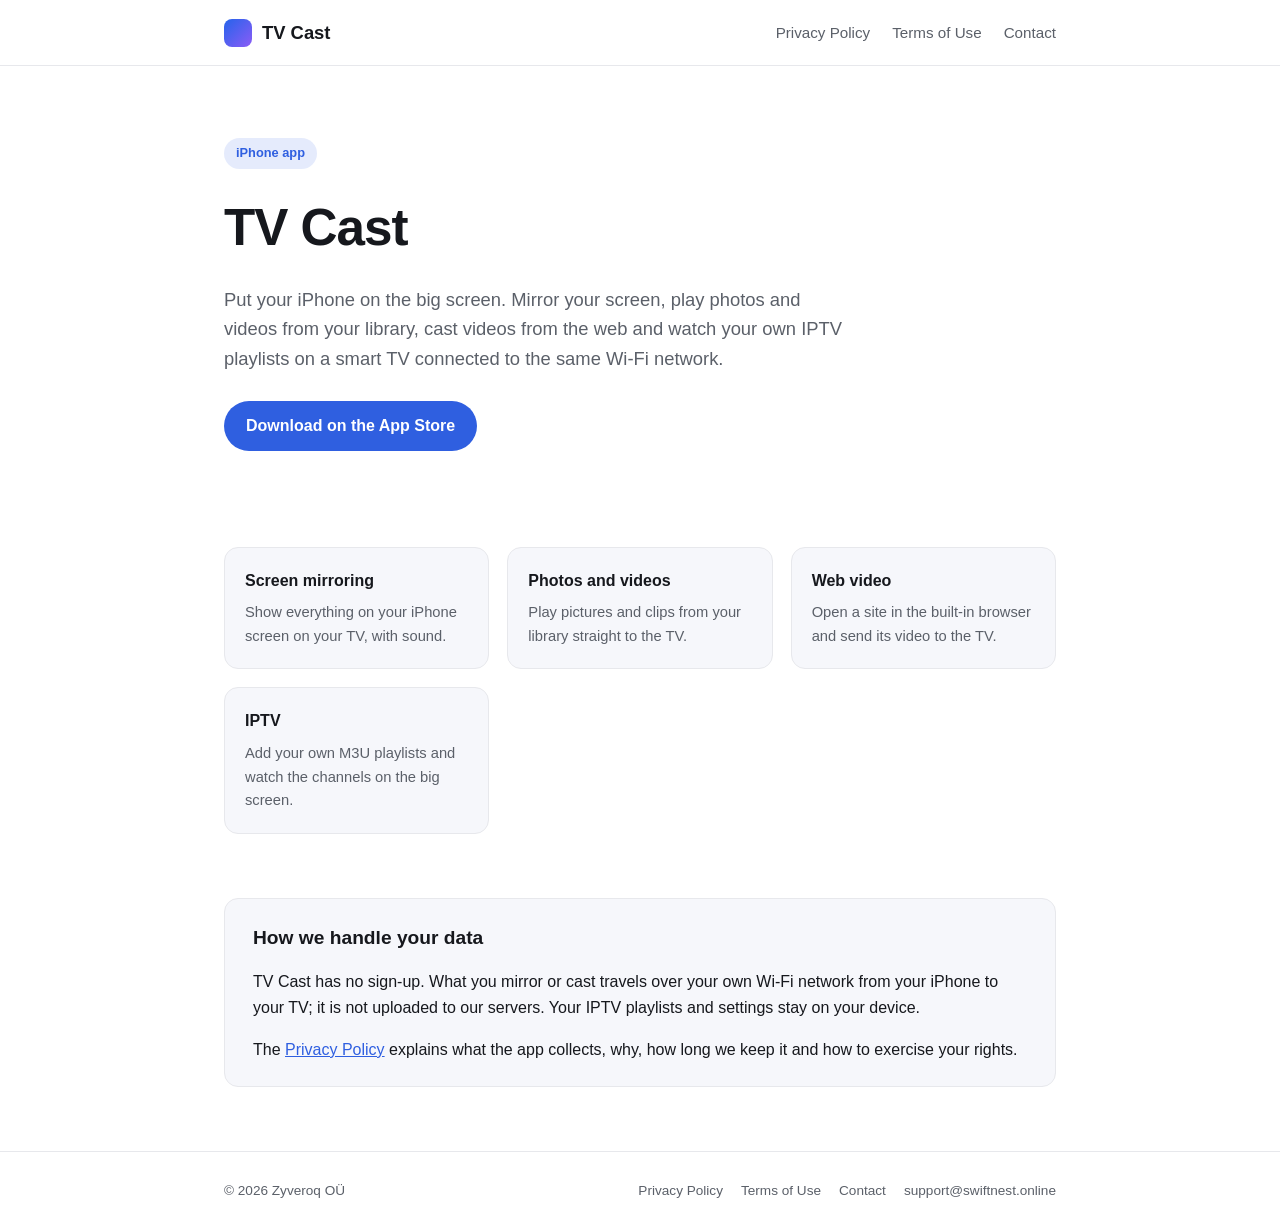
<file: index.html>
<!DOCTYPE html>
<html lang="en">
<head>
<meta charset="utf-8">
<meta name="viewport" content="width=device-width, initial-scale=1">
<title>TV Cast · screen mirroring and casting for iPhone</title>
<meta name="description" content="TV Cast is an iPhone app that mirrors your screen and casts photos, videos, web videos and IPTV streams to smart TVs on your Wi-Fi network.">
<link rel="stylesheet" href="/style.css">
<link rel="icon" href="/favicon.svg" type="image/svg+xml">
</head>
<body>
<nav class="site">
  <div class="wrap">
    <a class="logo" href="/"><span class="mark" aria-hidden="true"></span>TV Cast</a>
    <div class="navlinks">
      <a href="/privacy/">Privacy Policy</a>
      <a href="/terms/">Terms of Use</a>
      <a href="/contact/">Contact</a>
    </div>
  </div>
</nav>
<main class="wrap">
  <section class="hero">
    <span class="badge">iPhone app</span>
    <h1>TV Cast</h1>
    <p class="lede">Put your iPhone on the big screen. Mirror your screen, play photos and videos from your library, cast videos from the web and watch your own IPTV playlists on a smart TV connected to the same Wi-Fi network.</p>
    <a class="cta" href="https://apps.apple.com/app/id6812458912">Download on the App Store</a>
  </section>

  <section class="features">
    <div class="feature">
      <h3>Screen mirroring</h3>
      <p>Show everything on your iPhone screen on your TV, with sound.</p>
    </div>
    <div class="feature">
      <h3>Photos and videos</h3>
      <p>Play pictures and clips from your library straight to the TV.</p>
    </div>
    <div class="feature">
      <h3>Web video</h3>
      <p>Open a site in the built-in browser and send its video to the TV.</p>
    </div>
    <div class="feature">
      <h3>IPTV</h3>
      <p>Add your own M3U playlists and watch the channels on the big screen.</p>
    </div>
  </section>

  <section class="datause">
    <h2>How we handle your data</h2>
    <p>TV Cast has no sign-up. What you mirror or cast travels over your own Wi-Fi network from your iPhone to your TV; it is not uploaded to our servers. Your IPTV playlists and settings stay on your device.</p>
    <p>The <a href="/privacy/">Privacy Policy</a> explains what the app collects, why, how long we keep it and how to exercise your rights.</p>
  </section>
</main>
<footer class="site">
  <div class="wrap">
    <p>&copy; 2026 Zyveroq OÜ</p>
    <div class="footlinks">
      <a href="/privacy/">Privacy Policy</a>
      <a href="/terms/">Terms of Use</a>
      <a href="/contact/">Contact</a>
      <a href="mailto:support@swiftnest.online">support@swiftnest.online</a>
    </div>
  </div>
</footer>
</body>
</html>
</file>
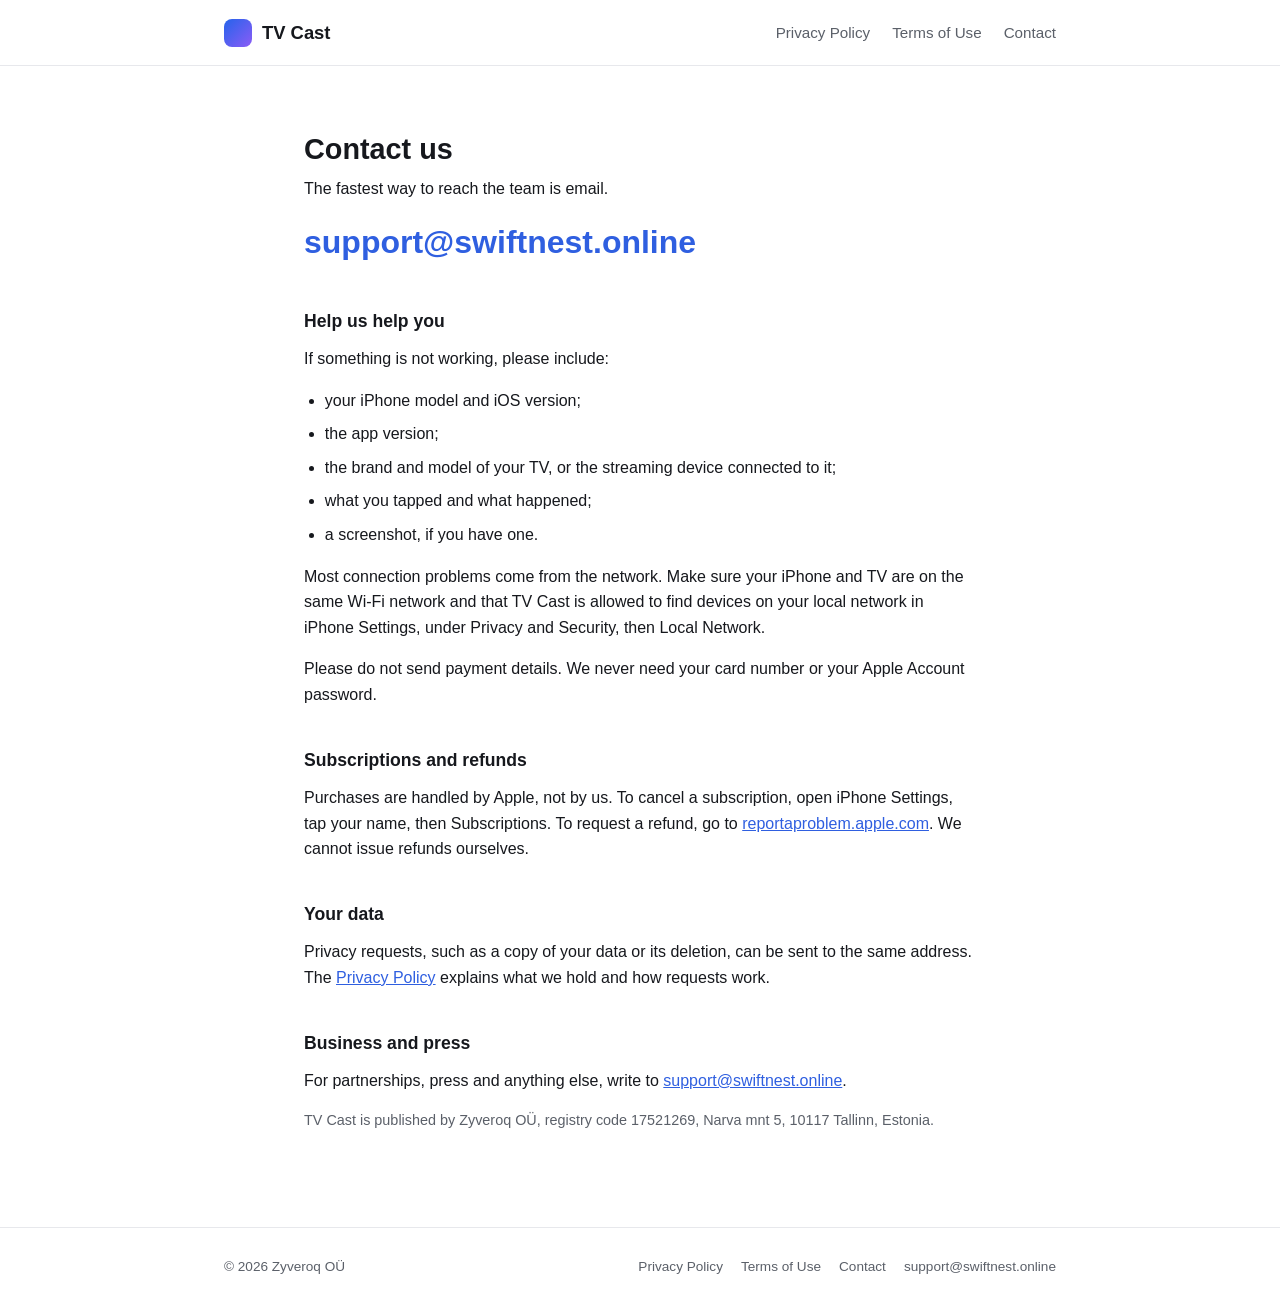
<file: contact/index.html>
<!DOCTYPE html>
<html lang="en">
<head>
<meta charset="utf-8">
<meta name="viewport" content="width=device-width, initial-scale=1">
<title>Contact us · TV Cast</title>
<meta name="description" content="How to reach the TV Cast team: support by email, what to include in a bug report, subscriptions and refunds, and privacy requests.">
<link rel="stylesheet" href="/style.css">
<link rel="icon" href="/favicon.svg" type="image/svg+xml">
</head>
<body>
<nav class="site">
  <div class="wrap">
    <a class="logo" href="/"><span class="mark" aria-hidden="true"></span>TV Cast</a>
    <div class="navlinks">
      <a href="/privacy/">Privacy Policy</a>
      <a href="/terms/">Terms of Use</a>
      <a href="/contact/">Contact</a>
    </div>
  </div>
</nav>
<main class="legal">
<h1>Contact us</h1>
<p>The fastest way to reach the team is email.</p>
<p class="contact-email"><a href="mailto:support@swiftnest.online?subject=TV%20Cast%20app">support@swiftnest.online</a></p>

<h2>Help us help you</h2>
<p>If something is not working, please include:</p>
<ul>
  <li>your iPhone model and iOS version;</li>
  <li>the app version;</li>
  <li>the brand and model of your TV, or the streaming device connected to it;</li>
  <li>what you tapped and what happened;</li>
  <li>a screenshot, if you have one.</li>
</ul>
<p>Most connection problems come from the network. Make sure your iPhone and TV are on the same Wi-Fi network and that TV Cast is allowed to find devices on your local network in iPhone Settings, under Privacy and Security, then Local Network.</p>
<p>Please do not send payment details. We never need your card number or your Apple Account password.</p>

<h2>Subscriptions and refunds</h2>
<p>Purchases are handled by Apple, not by us. To cancel a subscription, open iPhone Settings, tap your name, then Subscriptions. To request a refund, go to <a href="https://reportaproblem.apple.com">reportaproblem.apple.com</a>. We cannot issue refunds ourselves.</p>

<h2>Your data</h2>
<p>Privacy requests, such as a copy of your data or its deletion, can be sent to the same address. The <a href="/privacy/">Privacy Policy</a> explains what we hold and how requests work.</p>

<h2>Business and press</h2>
<p>For partnerships, press and anything else, write to <a href="mailto:support@swiftnest.online?subject=TV%20Cast%20app">support@swiftnest.online</a>.</p>

<p class="fineprint">TV Cast is published by Zyveroq OÜ, registry code 17521269, Narva mnt 5, 10117 Tallinn, Estonia.</p>
</main>
<footer class="site">
  <div class="wrap">
    <p>&copy; 2026 Zyveroq OÜ</p>
    <div class="footlinks">
      <a href="/privacy/">Privacy Policy</a>
      <a href="/terms/">Terms of Use</a>
      <a href="/contact/">Contact</a>
      <a href="mailto:support@swiftnest.online">support@swiftnest.online</a>
    </div>
  </div>
</footer>
</body>
</html>
</file>
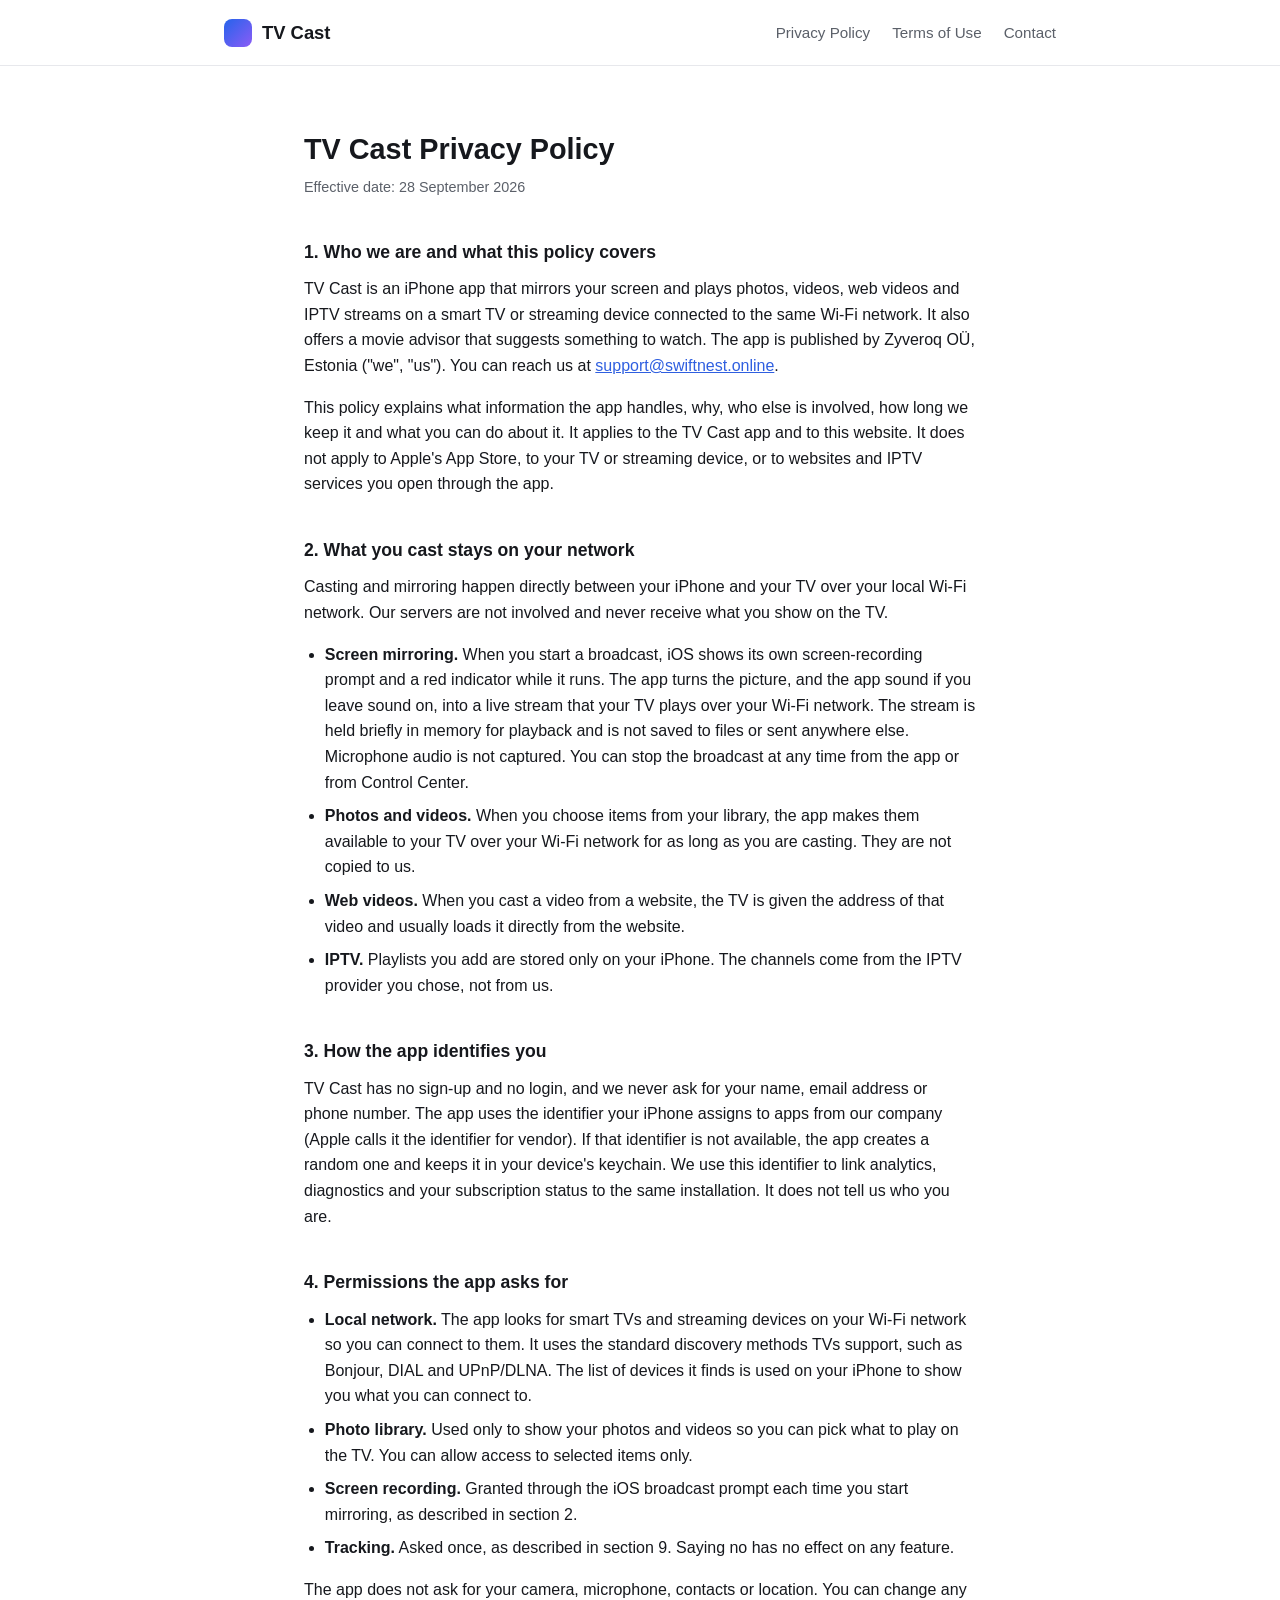
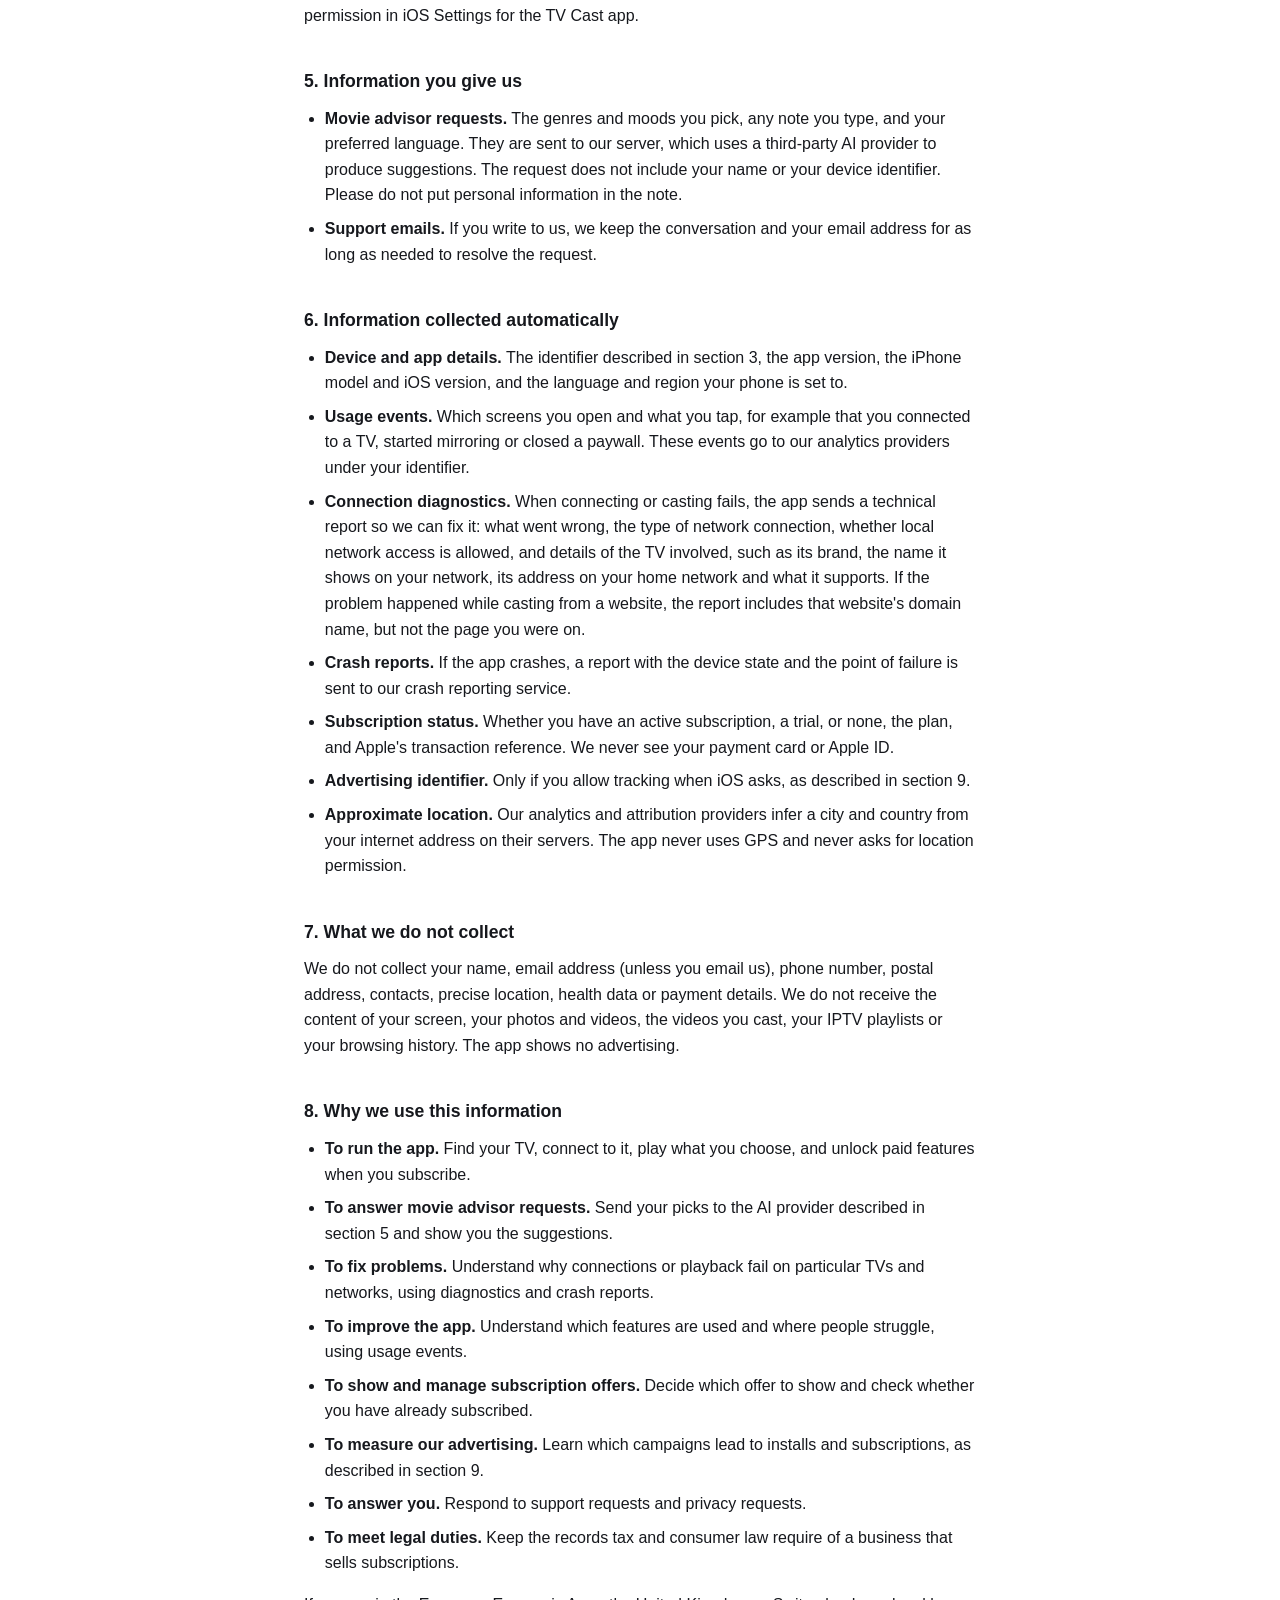
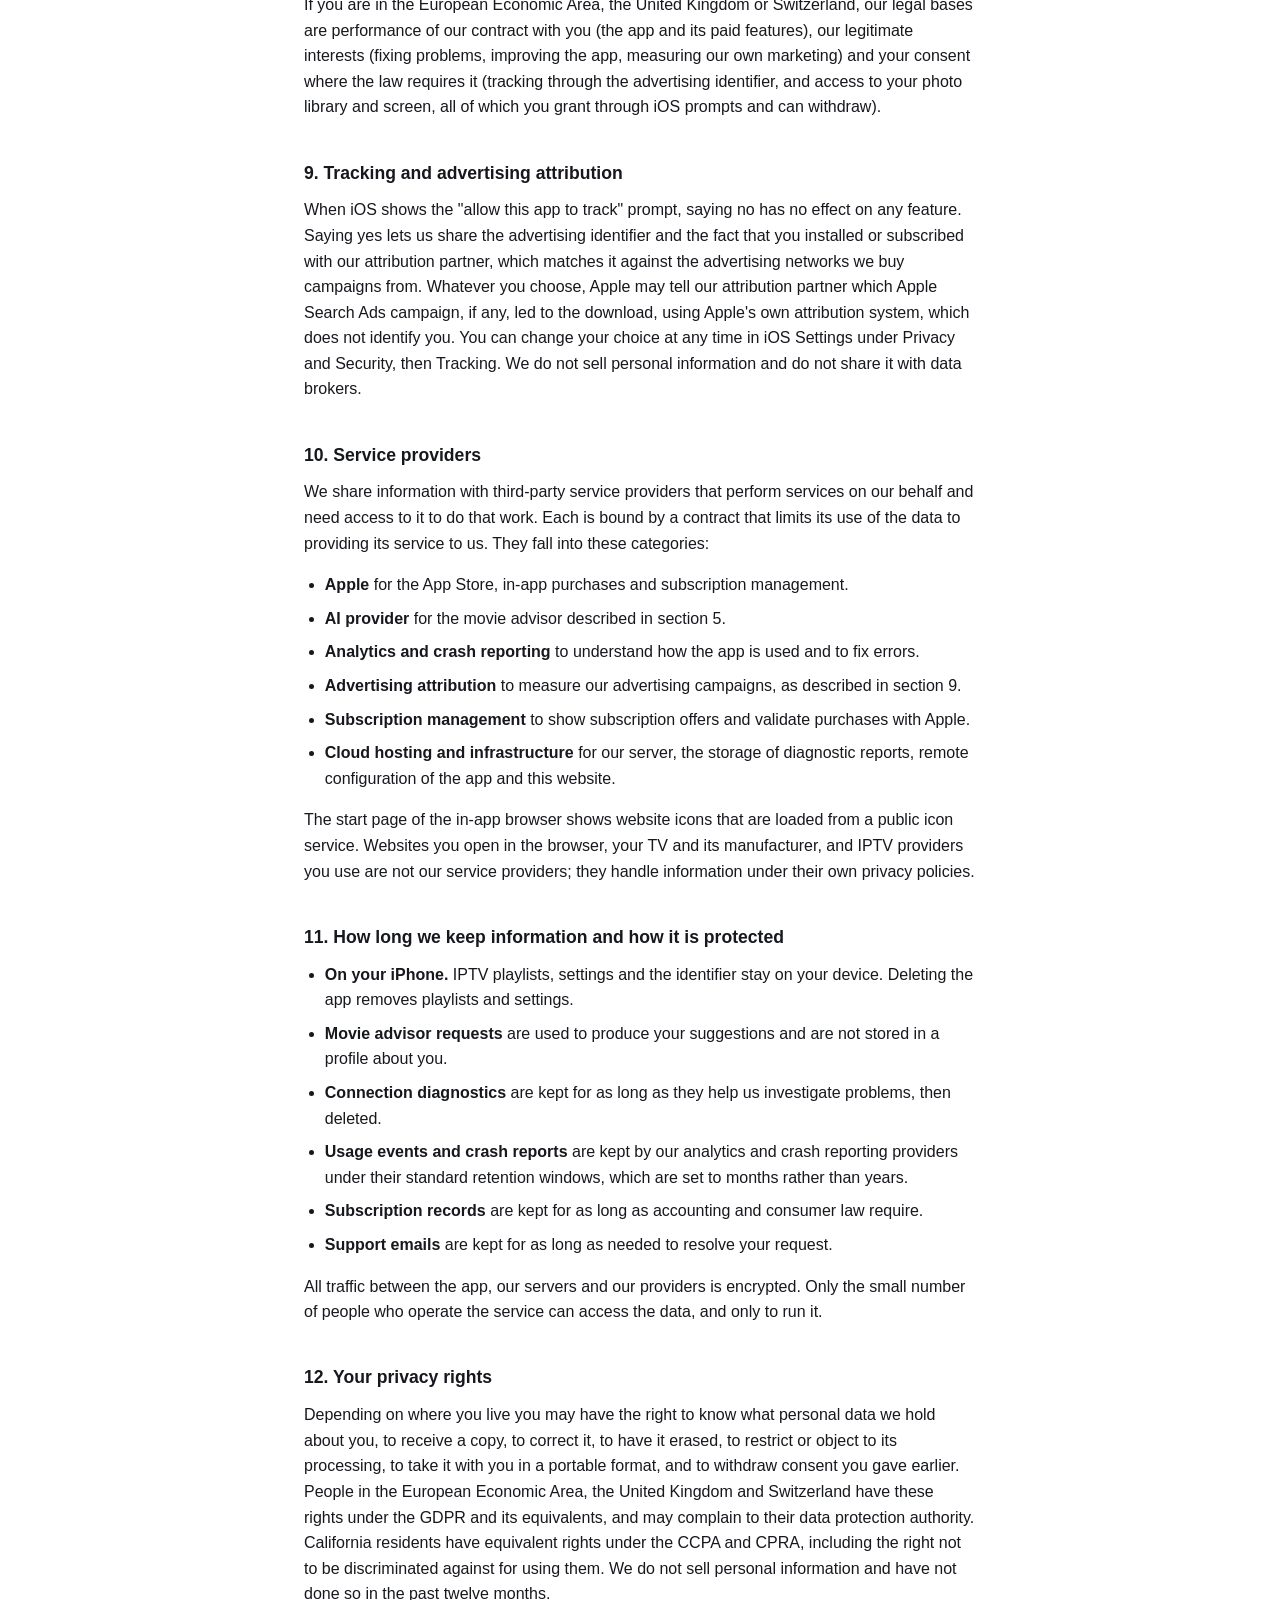
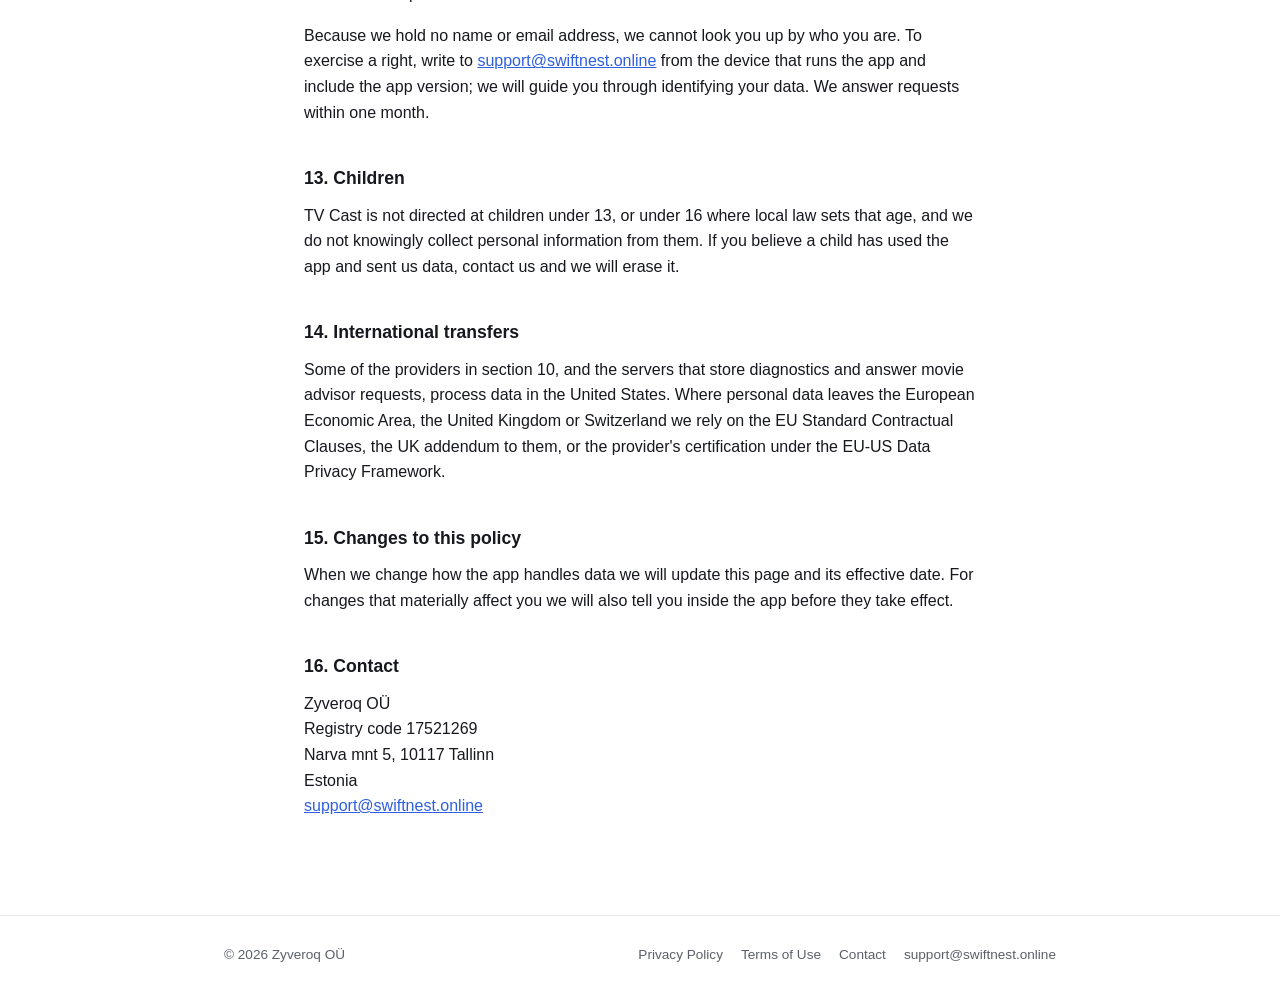
<file: privacy/index.html>
<!DOCTYPE html>
<html lang="en">
<head>
<meta charset="utf-8">
<meta name="viewport" content="width=device-width, initial-scale=1">
<title>TV Cast Privacy Policy</title>
<meta name="description" content="What the TV Cast iOS app collects, why, who else is involved, how long it is kept and how to exercise your privacy rights.">
<link rel="stylesheet" href="/style.css">
<link rel="icon" href="/favicon.svg" type="image/svg+xml">
</head>
<body>
<nav class="site">
  <div class="wrap">
    <a class="logo" href="/"><span class="mark" aria-hidden="true"></span>TV Cast</a>
    <div class="navlinks">
      <a href="/privacy/">Privacy Policy</a>
      <a href="/terms/">Terms of Use</a>
      <a href="/contact/">Contact</a>
    </div>
  </div>
</nav>
<main class="legal">
<h1>TV Cast Privacy Policy</h1>
<p class="updated">Effective date: 28 September 2026</p>

<h2>1. Who we are and what this policy covers</h2>
<p>TV Cast is an iPhone app that mirrors your screen and plays photos, videos, web videos and IPTV streams on a smart TV or streaming device connected to the same Wi-Fi network. It also offers a movie advisor that suggests something to watch. The app is published by Zyveroq OÜ, Estonia ("we", "us"). You can reach us at <a href="mailto:support@swiftnest.online">support@swiftnest.online</a>.</p>
<p>This policy explains what information the app handles, why, who else is involved, how long we keep it and what you can do about it. It applies to the TV Cast app and to this website. It does not apply to Apple's App Store, to your TV or streaming device, or to websites and IPTV services you open through the app.</p>

<h2>2. What you cast stays on your network</h2>
<p>Casting and mirroring happen directly between your iPhone and your TV over your local Wi-Fi network. Our servers are not involved and never receive what you show on the TV.</p>
<ul>
  <li><strong>Screen mirroring.</strong> When you start a broadcast, iOS shows its own screen-recording prompt and a red indicator while it runs. The app turns the picture, and the app sound if you leave sound on, into a live stream that your TV plays over your Wi-Fi network. The stream is held briefly in memory for playback and is not saved to files or sent anywhere else. Microphone audio is not captured. You can stop the broadcast at any time from the app or from Control Center.</li>
  <li><strong>Photos and videos.</strong> When you choose items from your library, the app makes them available to your TV over your Wi-Fi network for as long as you are casting. They are not copied to us.</li>
  <li><strong>Web videos.</strong> When you cast a video from a website, the TV is given the address of that video and usually loads it directly from the website.</li>
  <li><strong>IPTV.</strong> Playlists you add are stored only on your iPhone. The channels come from the IPTV provider you chose, not from us.</li>
</ul>

<h2>3. How the app identifies you</h2>
<p>TV Cast has no sign-up and no login, and we never ask for your name, email address or phone number. The app uses the identifier your iPhone assigns to apps from our company (Apple calls it the identifier for vendor). If that identifier is not available, the app creates a random one and keeps it in your device's keychain. We use this identifier to link analytics, diagnostics and your subscription status to the same installation. It does not tell us who you are.</p>

<h2>4. Permissions the app asks for</h2>
<ul>
  <li><strong>Local network.</strong> The app looks for smart TVs and streaming devices on your Wi-Fi network so you can connect to them. It uses the standard discovery methods TVs support, such as Bonjour, DIAL and UPnP/DLNA. The list of devices it finds is used on your iPhone to show you what you can connect to.</li>
  <li><strong>Photo library.</strong> Used only to show your photos and videos so you can pick what to play on the TV. You can allow access to selected items only.</li>
  <li><strong>Screen recording.</strong> Granted through the iOS broadcast prompt each time you start mirroring, as described in section 2.</li>
  <li><strong>Tracking.</strong> Asked once, as described in section 9. Saying no has no effect on any feature.</li>
</ul>
<p>The app does not ask for your camera, microphone, contacts or location. You can change any permission in iOS Settings for the TV Cast app.</p>

<h2>5. Information you give us</h2>
<ul>
  <li><strong>Movie advisor requests.</strong> The genres and moods you pick, any note you type, and your preferred language. They are sent to our server, which uses a third-party AI provider to produce suggestions. The request does not include your name or your device identifier. Please do not put personal information in the note.</li>
  <li><strong>Support emails.</strong> If you write to us, we keep the conversation and your email address for as long as needed to resolve the request.</li>
</ul>

<h2>6. Information collected automatically</h2>
<ul>
  <li><strong>Device and app details.</strong> The identifier described in section 3, the app version, the iPhone model and iOS version, and the language and region your phone is set to.</li>
  <li><strong>Usage events.</strong> Which screens you open and what you tap, for example that you connected to a TV, started mirroring or closed a paywall. These events go to our analytics providers under your identifier.</li>
  <li><strong>Connection diagnostics.</strong> When connecting or casting fails, the app sends a technical report so we can fix it: what went wrong, the type of network connection, whether local network access is allowed, and details of the TV involved, such as its brand, the name it shows on your network, its address on your home network and what it supports. If the problem happened while casting from a website, the report includes that website's domain name, but not the page you were on.</li>
  <li><strong>Crash reports.</strong> If the app crashes, a report with the device state and the point of failure is sent to our crash reporting service.</li>
  <li><strong>Subscription status.</strong> Whether you have an active subscription, a trial, or none, the plan, and Apple's transaction reference. We never see your payment card or Apple ID.</li>
  <li><strong>Advertising identifier.</strong> Only if you allow tracking when iOS asks, as described in section 9.</li>
  <li><strong>Approximate location.</strong> Our analytics and attribution providers infer a city and country from your internet address on their servers. The app never uses GPS and never asks for location permission.</li>
</ul>

<h2>7. What we do not collect</h2>
<p>We do not collect your name, email address (unless you email us), phone number, postal address, contacts, precise location, health data or payment details. We do not receive the content of your screen, your photos and videos, the videos you cast, your IPTV playlists or your browsing history. The app shows no advertising.</p>

<h2>8. Why we use this information</h2>
<ul>
  <li><strong>To run the app.</strong> Find your TV, connect to it, play what you choose, and unlock paid features when you subscribe.</li>
  <li><strong>To answer movie advisor requests.</strong> Send your picks to the AI provider described in section 5 and show you the suggestions.</li>
  <li><strong>To fix problems.</strong> Understand why connections or playback fail on particular TVs and networks, using diagnostics and crash reports.</li>
  <li><strong>To improve the app.</strong> Understand which features are used and where people struggle, using usage events.</li>
  <li><strong>To show and manage subscription offers.</strong> Decide which offer to show and check whether you have already subscribed.</li>
  <li><strong>To measure our advertising.</strong> Learn which campaigns lead to installs and subscriptions, as described in section 9.</li>
  <li><strong>To answer you.</strong> Respond to support requests and privacy requests.</li>
  <li><strong>To meet legal duties.</strong> Keep the records tax and consumer law require of a business that sells subscriptions.</li>
</ul>
<p>If you are in the European Economic Area, the United Kingdom or Switzerland, our legal bases are performance of our contract with you (the app and its paid features), our legitimate interests (fixing problems, improving the app, measuring our own marketing) and your consent where the law requires it (tracking through the advertising identifier, and access to your photo library and screen, all of which you grant through iOS prompts and can withdraw).</p>

<h2>9. Tracking and advertising attribution</h2>
<p>When iOS shows the "allow this app to track" prompt, saying no has no effect on any feature. Saying yes lets us share the advertising identifier and the fact that you installed or subscribed with our attribution partner, which matches it against the advertising networks we buy campaigns from. Whatever you choose, Apple may tell our attribution partner which Apple Search Ads campaign, if any, led to the download, using Apple's own attribution system, which does not identify you. You can change your choice at any time in iOS Settings under Privacy and Security, then Tracking. We do not sell personal information and do not share it with data brokers.</p>

<h2>10. Service providers</h2>
<p>We share information with third-party service providers that perform services on our behalf and need access to it to do that work. Each is bound by a contract that limits its use of the data to providing its service to us. They fall into these categories:</p>
<ul>
  <li><strong>Apple</strong> for the App Store, in-app purchases and subscription management.</li>
  <li><strong>AI provider</strong> for the movie advisor described in section 5.</li>
  <li><strong>Analytics and crash reporting</strong> to understand how the app is used and to fix errors.</li>
  <li><strong>Advertising attribution</strong> to measure our advertising campaigns, as described in section 9.</li>
  <li><strong>Subscription management</strong> to show subscription offers and validate purchases with Apple.</li>
  <li><strong>Cloud hosting and infrastructure</strong> for our server, the storage of diagnostic reports, remote configuration of the app and this website.</li>
</ul>
<p>The start page of the in-app browser shows website icons that are loaded from a public icon service. Websites you open in the browser, your TV and its manufacturer, and IPTV providers you use are not our service providers; they handle information under their own privacy policies.</p>

<h2>11. How long we keep information and how it is protected</h2>
<ul>
  <li><strong>On your iPhone.</strong> IPTV playlists, settings and the identifier stay on your device. Deleting the app removes playlists and settings.</li>
  <li><strong>Movie advisor requests</strong> are used to produce your suggestions and are not stored in a profile about you.</li>
  <li><strong>Connection diagnostics</strong> are kept for as long as they help us investigate problems, then deleted.</li>
  <li><strong>Usage events and crash reports</strong> are kept by our analytics and crash reporting providers under their standard retention windows, which are set to months rather than years.</li>
  <li><strong>Subscription records</strong> are kept for as long as accounting and consumer law require.</li>
  <li><strong>Support emails</strong> are kept for as long as needed to resolve your request.</li>
</ul>
<p>All traffic between the app, our servers and our providers is encrypted. Only the small number of people who operate the service can access the data, and only to run it.</p>

<h2>12. Your privacy rights</h2>
<p>Depending on where you live you may have the right to know what personal data we hold about you, to receive a copy, to correct it, to have it erased, to restrict or object to its processing, to take it with you in a portable format, and to withdraw consent you gave earlier. People in the European Economic Area, the United Kingdom and Switzerland have these rights under the GDPR and its equivalents, and may complain to their data protection authority. California residents have equivalent rights under the CCPA and CPRA, including the right not to be discriminated against for using them. We do not sell personal information and have not done so in the past twelve months.</p>
<p>Because we hold no name or email address, we cannot look you up by who you are. To exercise a right, write to <a href="mailto:support@swiftnest.online">support@swiftnest.online</a> from the device that runs the app and include the app version; we will guide you through identifying your data. We answer requests within one month.</p>

<h2>13. Children</h2>
<p>TV Cast is not directed at children under 13, or under 16 where local law sets that age, and we do not knowingly collect personal information from them. If you believe a child has used the app and sent us data, contact us and we will erase it.</p>

<h2>14. International transfers</h2>
<p>Some of the providers in section 10, and the servers that store diagnostics and answer movie advisor requests, process data in the United States. Where personal data leaves the European Economic Area, the United Kingdom or Switzerland we rely on the EU Standard Contractual Clauses, the UK addendum to them, or the provider's certification under the EU-US Data Privacy Framework.</p>

<h2>15. Changes to this policy</h2>
<p>When we change how the app handles data we will update this page and its effective date. For changes that materially affect you we will also tell you inside the app before they take effect.</p>

<h2>16. Contact</h2>
<p class="company">Zyveroq OÜ<br>
Registry code 17521269<br>
Narva mnt 5, 10117 Tallinn<br>
Estonia<br>
<a href="mailto:support@swiftnest.online">support@swiftnest.online</a></p>
</main>
<footer class="site">
  <div class="wrap">
    <p>&copy; 2026 Zyveroq OÜ</p>
    <div class="footlinks">
      <a href="/privacy/">Privacy Policy</a>
      <a href="/terms/">Terms of Use</a>
      <a href="/contact/">Contact</a>
      <a href="mailto:support@swiftnest.online">support@swiftnest.online</a>
    </div>
  </div>
</footer>
</body>
</html>
</file>
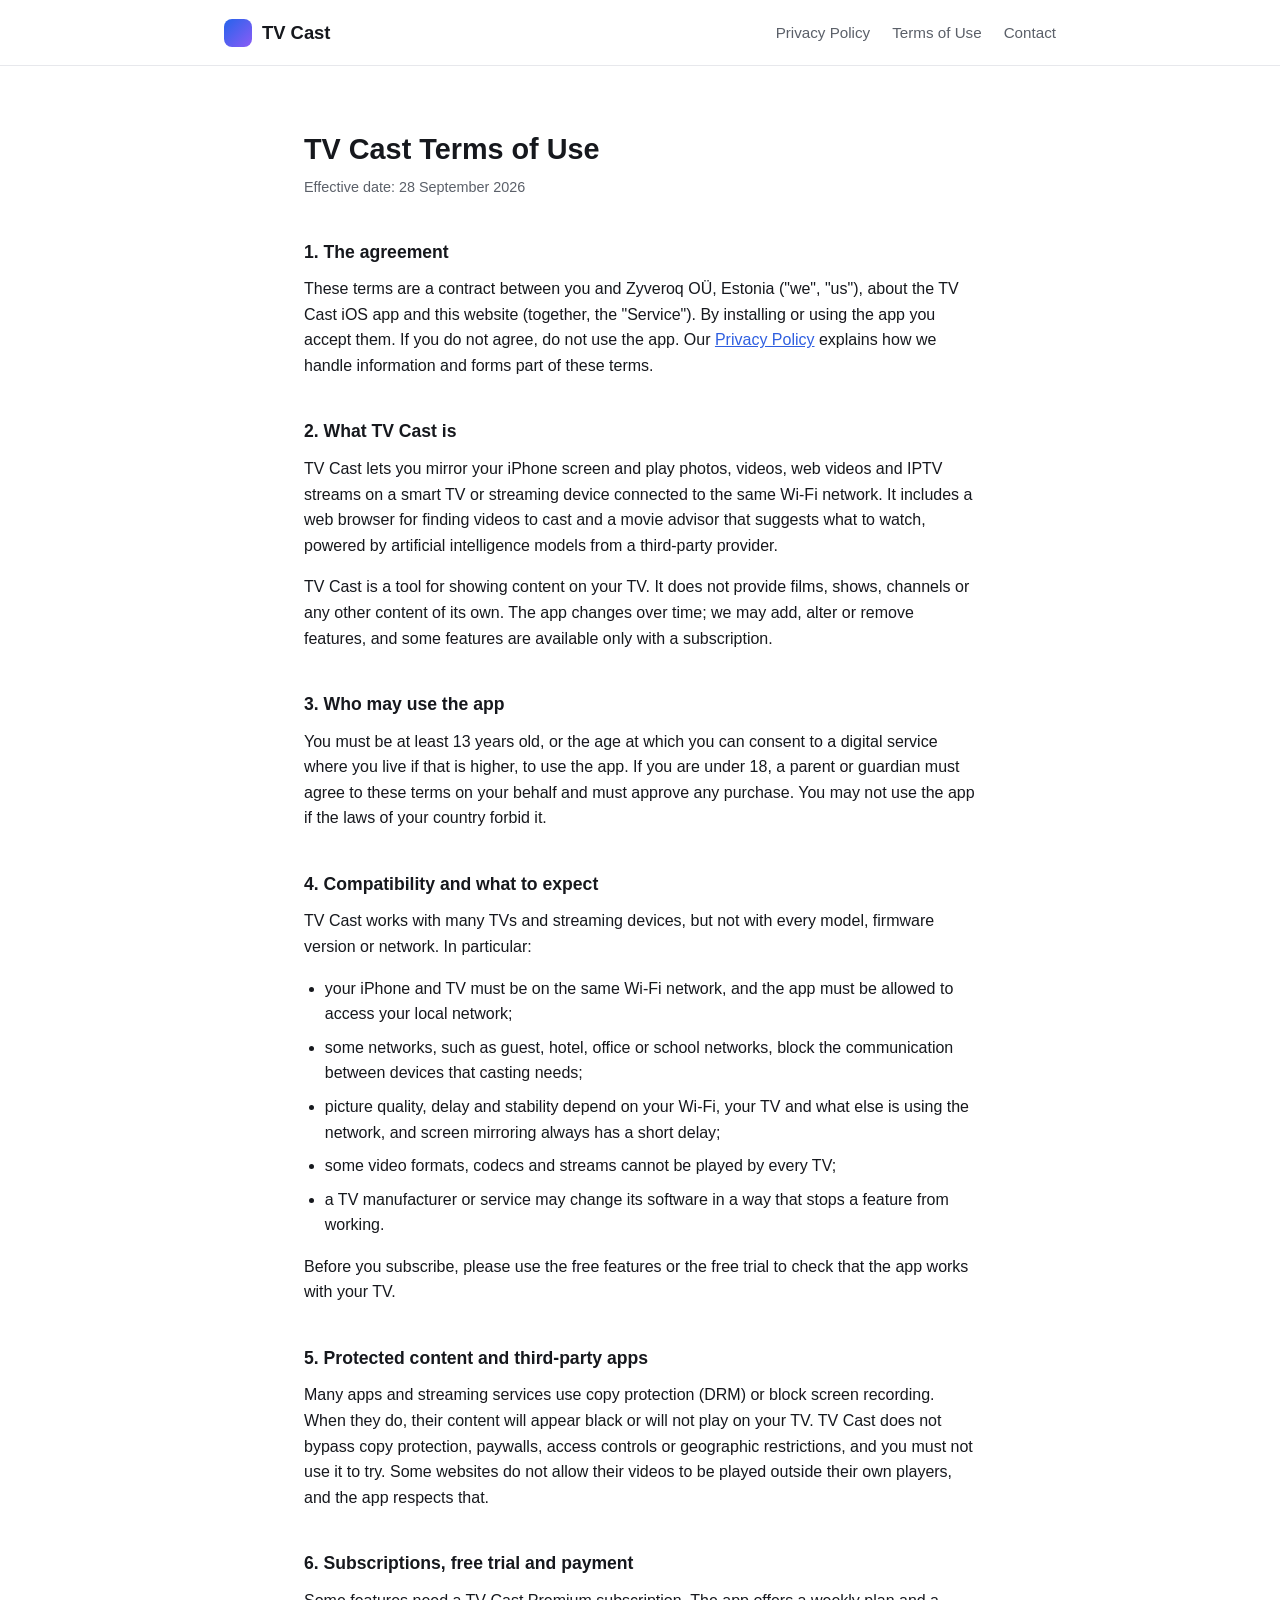
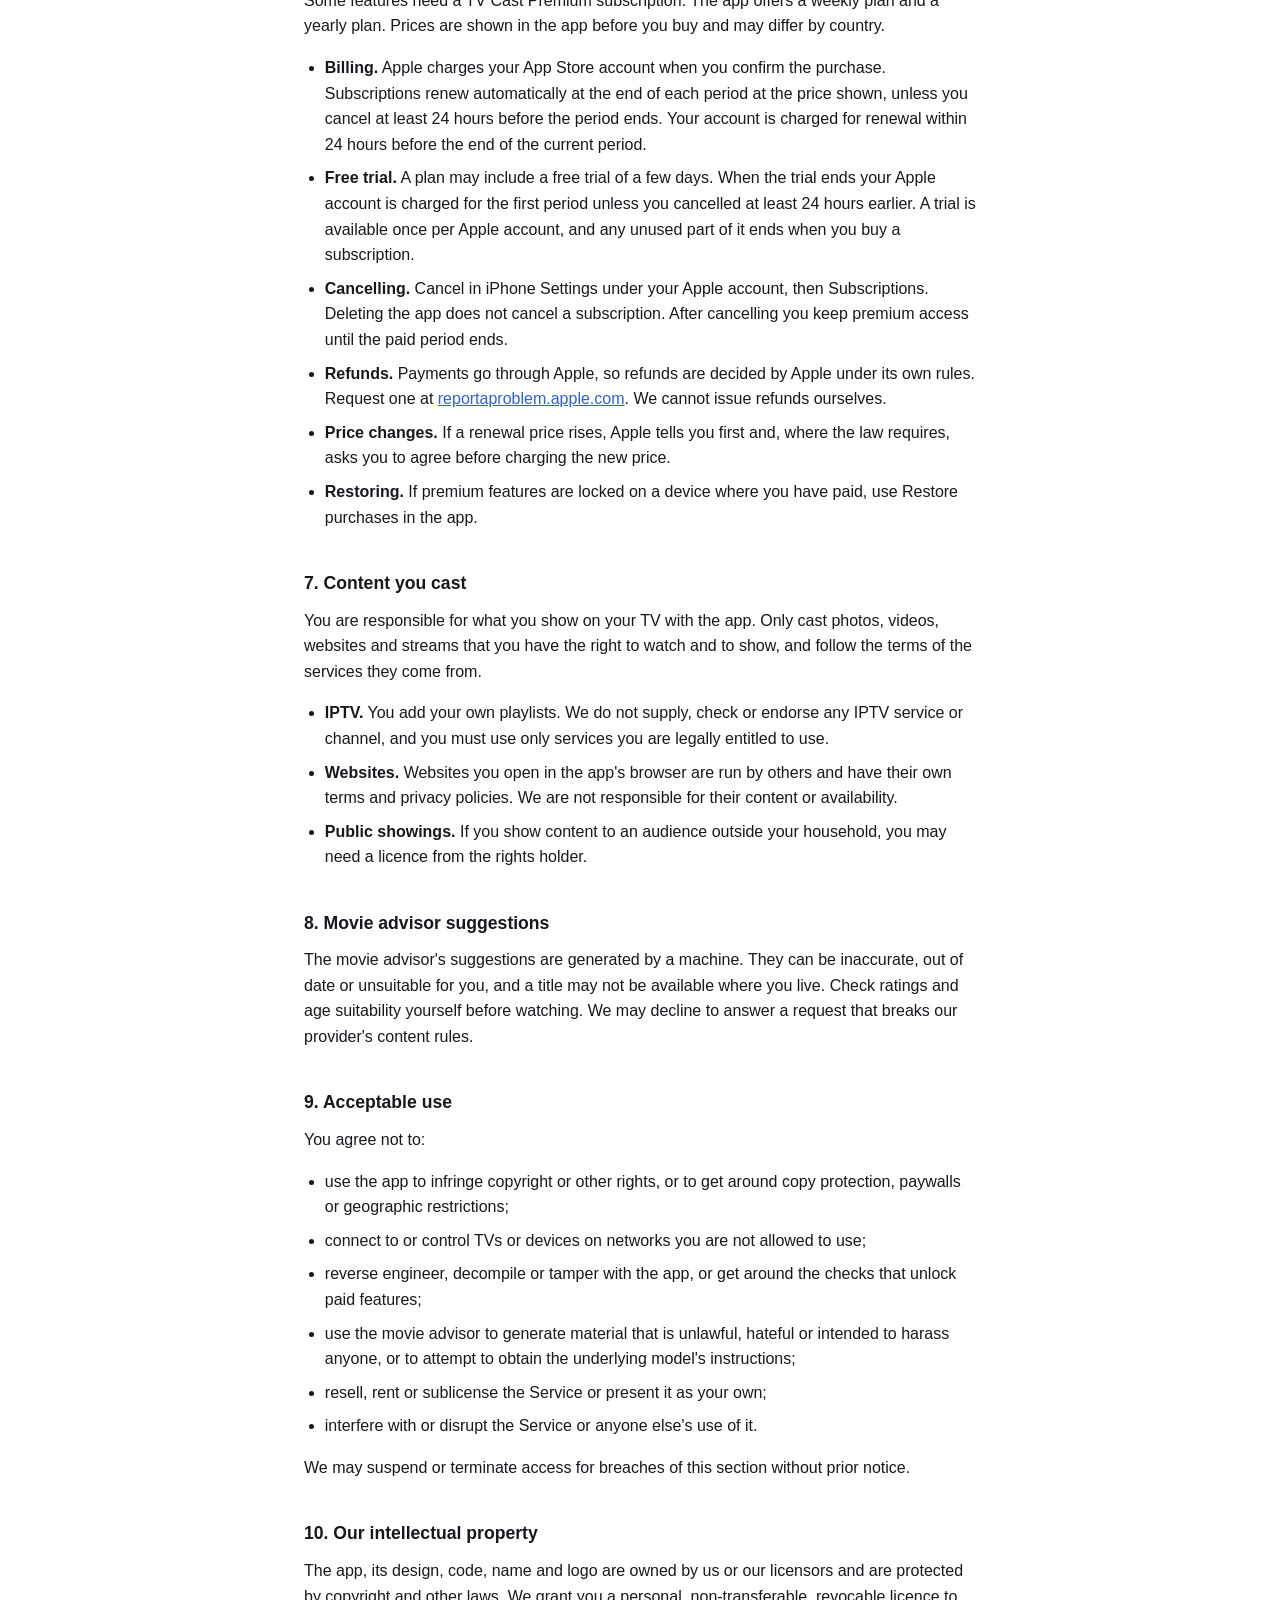
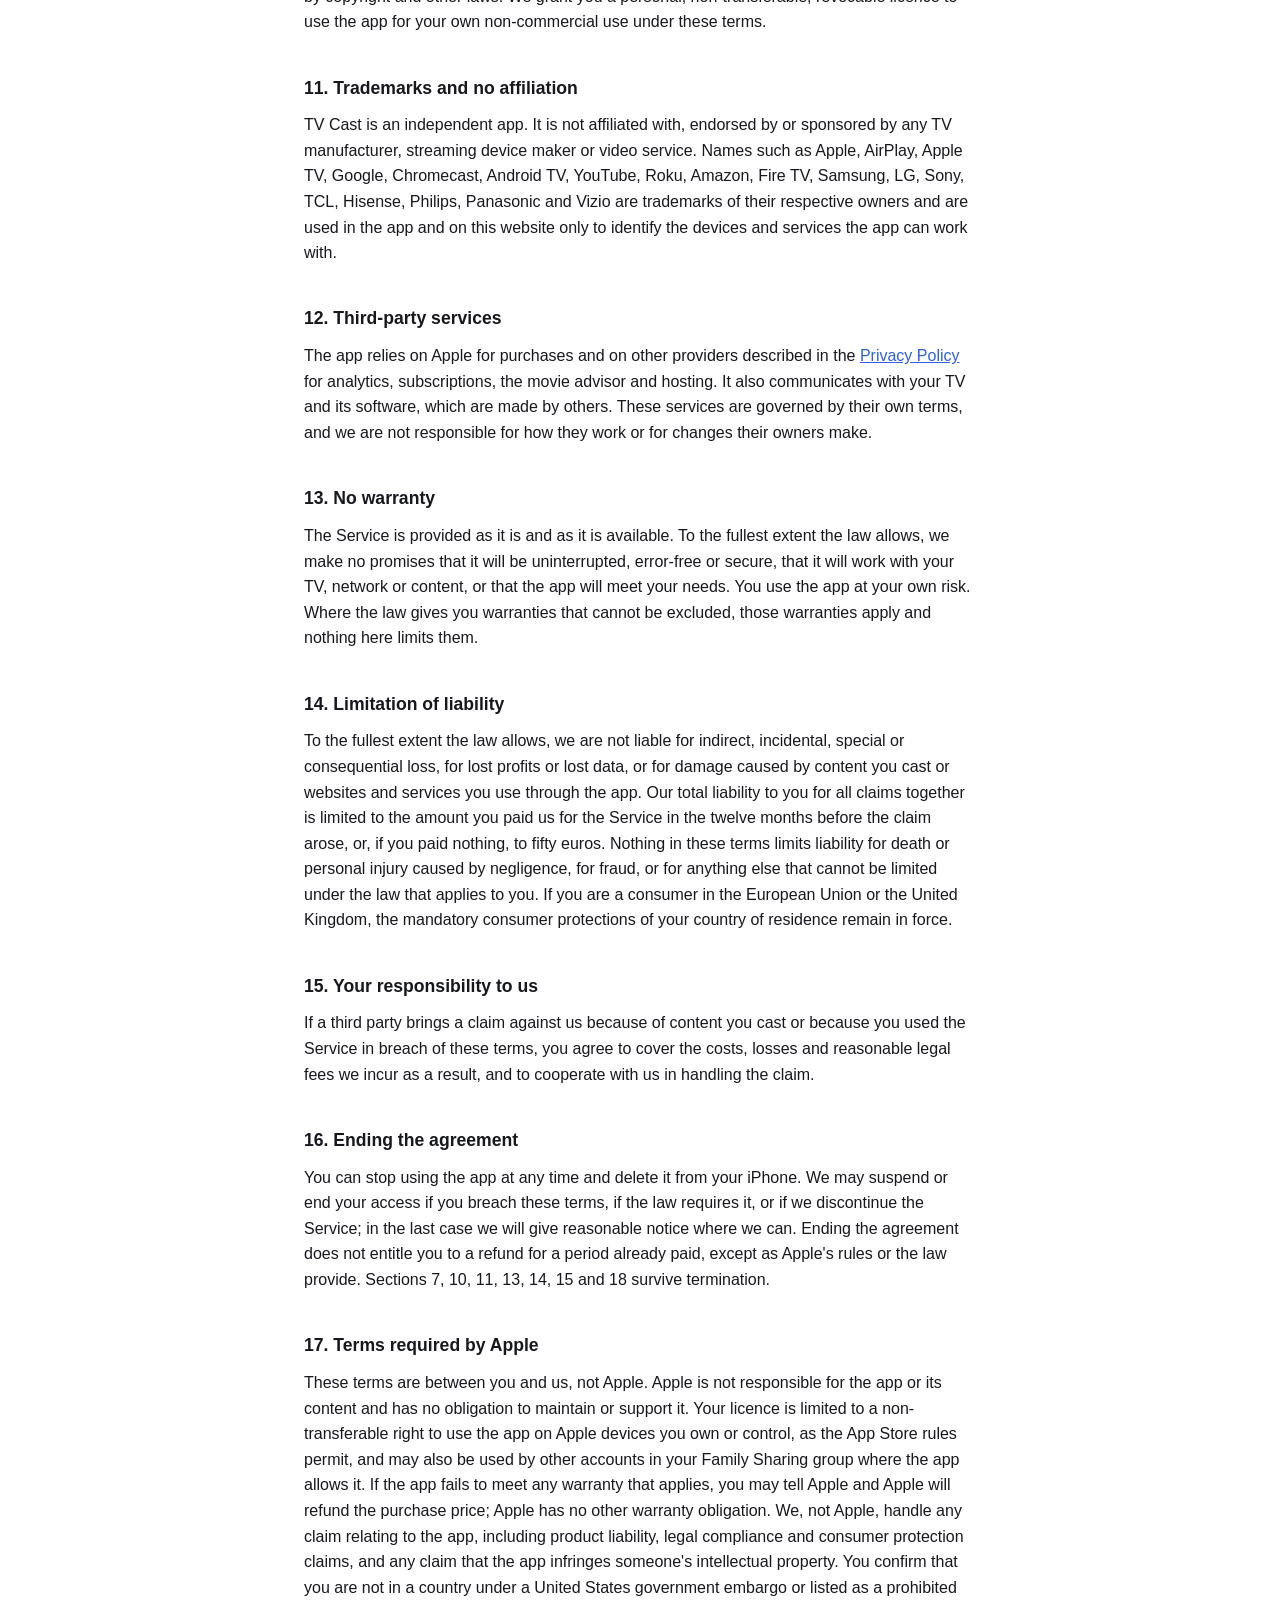
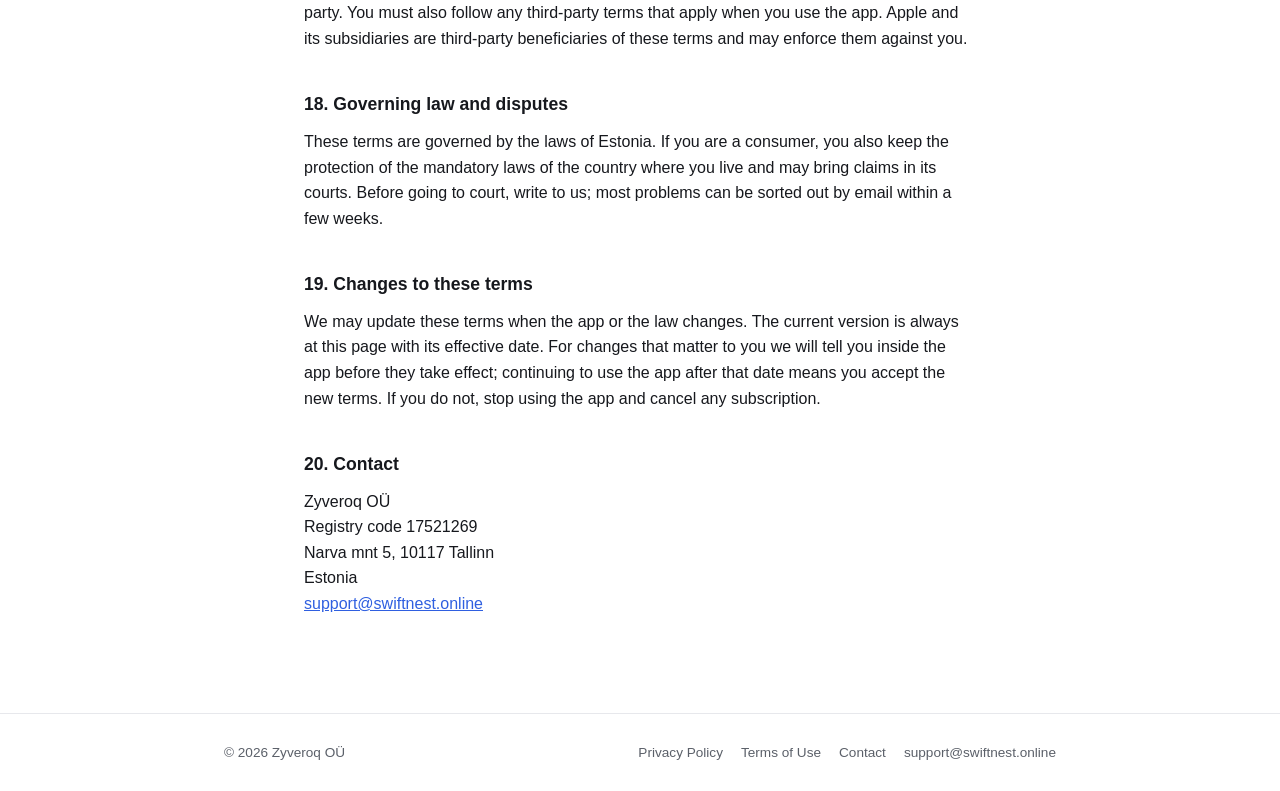
<file: terms/index.html>
<!DOCTYPE html>
<html lang="en">
<head>
<meta charset="utf-8">
<meta name="viewport" content="width=device-width, initial-scale=1">
<title>TV Cast Terms of Use</title>
<meta name="description" content="The terms that govern the TV Cast iOS app: subscriptions, device compatibility, content you cast, acceptable use and liability.">
<link rel="stylesheet" href="/style.css">
<link rel="icon" href="/favicon.svg" type="image/svg+xml">
</head>
<body>
<nav class="site">
  <div class="wrap">
    <a class="logo" href="/"><span class="mark" aria-hidden="true"></span>TV Cast</a>
    <div class="navlinks">
      <a href="/privacy/">Privacy Policy</a>
      <a href="/terms/">Terms of Use</a>
      <a href="/contact/">Contact</a>
    </div>
  </div>
</nav>
<main class="legal">
<h1>TV Cast Terms of Use</h1>
<p class="updated">Effective date: 28 September 2026</p>

<h2>1. The agreement</h2>
<p>These terms are a contract between you and Zyveroq OÜ, Estonia ("we", "us"), about the TV Cast iOS app and this website (together, the "Service"). By installing or using the app you accept them. If you do not agree, do not use the app. Our <a href="/privacy/">Privacy Policy</a> explains how we handle information and forms part of these terms.</p>

<h2>2. What TV Cast is</h2>
<p>TV Cast lets you mirror your iPhone screen and play photos, videos, web videos and IPTV streams on a smart TV or streaming device connected to the same Wi-Fi network. It includes a web browser for finding videos to cast and a movie advisor that suggests what to watch, powered by artificial intelligence models from a third-party provider.</p>
<p>TV Cast is a tool for showing content on your TV. It does not provide films, shows, channels or any other content of its own. The app changes over time; we may add, alter or remove features, and some features are available only with a subscription.</p>

<h2>3. Who may use the app</h2>
<p>You must be at least 13 years old, or the age at which you can consent to a digital service where you live if that is higher, to use the app. If you are under 18, a parent or guardian must agree to these terms on your behalf and must approve any purchase. You may not use the app if the laws of your country forbid it.</p>

<h2>4. Compatibility and what to expect</h2>
<p>TV Cast works with many TVs and streaming devices, but not with every model, firmware version or network. In particular:</p>
<ul>
  <li>your iPhone and TV must be on the same Wi-Fi network, and the app must be allowed to access your local network;</li>
  <li>some networks, such as guest, hotel, office or school networks, block the communication between devices that casting needs;</li>
  <li>picture quality, delay and stability depend on your Wi-Fi, your TV and what else is using the network, and screen mirroring always has a short delay;</li>
  <li>some video formats, codecs and streams cannot be played by every TV;</li>
  <li>a TV manufacturer or service may change its software in a way that stops a feature from working.</li>
</ul>
<p>Before you subscribe, please use the free features or the free trial to check that the app works with your TV.</p>

<h2>5. Protected content and third-party apps</h2>
<p>Many apps and streaming services use copy protection (DRM) or block screen recording. When they do, their content will appear black or will not play on your TV. TV Cast does not bypass copy protection, paywalls, access controls or geographic restrictions, and you must not use it to try. Some websites do not allow their videos to be played outside their own players, and the app respects that.</p>

<h2>6. Subscriptions, free trial and payment</h2>
<p>Some features need a TV Cast Premium subscription. The app offers a weekly plan and a yearly plan. Prices are shown in the app before you buy and may differ by country.</p>
<ul>
  <li><strong>Billing.</strong> Apple charges your App Store account when you confirm the purchase. Subscriptions renew automatically at the end of each period at the price shown, unless you cancel at least 24 hours before the period ends. Your account is charged for renewal within 24 hours before the end of the current period.</li>
  <li><strong>Free trial.</strong> A plan may include a free trial of a few days. When the trial ends your Apple account is charged for the first period unless you cancelled at least 24 hours earlier. A trial is available once per Apple account, and any unused part of it ends when you buy a subscription.</li>
  <li><strong>Cancelling.</strong> Cancel in iPhone Settings under your Apple account, then Subscriptions. Deleting the app does not cancel a subscription. After cancelling you keep premium access until the paid period ends.</li>
  <li><strong>Refunds.</strong> Payments go through Apple, so refunds are decided by Apple under its own rules. Request one at <a href="https://reportaproblem.apple.com">reportaproblem.apple.com</a>. We cannot issue refunds ourselves.</li>
  <li><strong>Price changes.</strong> If a renewal price rises, Apple tells you first and, where the law requires, asks you to agree before charging the new price.</li>
  <li><strong>Restoring.</strong> If premium features are locked on a device where you have paid, use Restore purchases in the app.</li>
</ul>

<h2>7. Content you cast</h2>
<p>You are responsible for what you show on your TV with the app. Only cast photos, videos, websites and streams that you have the right to watch and to show, and follow the terms of the services they come from.</p>
<ul>
  <li><strong>IPTV.</strong> You add your own playlists. We do not supply, check or endorse any IPTV service or channel, and you must use only services you are legally entitled to use.</li>
  <li><strong>Websites.</strong> Websites you open in the app's browser are run by others and have their own terms and privacy policies. We are not responsible for their content or availability.</li>
  <li><strong>Public showings.</strong> If you show content to an audience outside your household, you may need a licence from the rights holder.</li>
</ul>

<h2>8. Movie advisor suggestions</h2>
<p>The movie advisor's suggestions are generated by a machine. They can be inaccurate, out of date or unsuitable for you, and a title may not be available where you live. Check ratings and age suitability yourself before watching. We may decline to answer a request that breaks our provider's content rules.</p>

<h2>9. Acceptable use</h2>
<p>You agree not to:</p>
<ul>
  <li>use the app to infringe copyright or other rights, or to get around copy protection, paywalls or geographic restrictions;</li>
  <li>connect to or control TVs or devices on networks you are not allowed to use;</li>
  <li>reverse engineer, decompile or tamper with the app, or get around the checks that unlock paid features;</li>
  <li>use the movie advisor to generate material that is unlawful, hateful or intended to harass anyone, or to attempt to obtain the underlying model's instructions;</li>
  <li>resell, rent or sublicense the Service or present it as your own;</li>
  <li>interfere with or disrupt the Service or anyone else's use of it.</li>
</ul>
<p>We may suspend or terminate access for breaches of this section without prior notice.</p>

<h2>10. Our intellectual property</h2>
<p>The app, its design, code, name and logo are owned by us or our licensors and are protected by copyright and other laws. We grant you a personal, non-transferable, revocable licence to use the app for your own non-commercial use under these terms.</p>

<h2>11. Trademarks and no affiliation</h2>
<p>TV Cast is an independent app. It is not affiliated with, endorsed by or sponsored by any TV manufacturer, streaming device maker or video service. Names such as Apple, AirPlay, Apple TV, Google, Chromecast, Android TV, YouTube, Roku, Amazon, Fire TV, Samsung, LG, Sony, TCL, Hisense, Philips, Panasonic and Vizio are trademarks of their respective owners and are used in the app and on this website only to identify the devices and services the app can work with.</p>

<h2>12. Third-party services</h2>
<p>The app relies on Apple for purchases and on other providers described in the <a href="/privacy/">Privacy Policy</a> for analytics, subscriptions, the movie advisor and hosting. It also communicates with your TV and its software, which are made by others. These services are governed by their own terms, and we are not responsible for how they work or for changes their owners make.</p>

<h2>13. No warranty</h2>
<p>The Service is provided as it is and as it is available. To the fullest extent the law allows, we make no promises that it will be uninterrupted, error-free or secure, that it will work with your TV, network or content, or that the app will meet your needs. You use the app at your own risk. Where the law gives you warranties that cannot be excluded, those warranties apply and nothing here limits them.</p>

<h2>14. Limitation of liability</h2>
<p>To the fullest extent the law allows, we are not liable for indirect, incidental, special or consequential loss, for lost profits or lost data, or for damage caused by content you cast or websites and services you use through the app. Our total liability to you for all claims together is limited to the amount you paid us for the Service in the twelve months before the claim arose, or, if you paid nothing, to fifty euros. Nothing in these terms limits liability for death or personal injury caused by negligence, for fraud, or for anything else that cannot be limited under the law that applies to you. If you are a consumer in the European Union or the United Kingdom, the mandatory consumer protections of your country of residence remain in force.</p>

<h2>15. Your responsibility to us</h2>
<p>If a third party brings a claim against us because of content you cast or because you used the Service in breach of these terms, you agree to cover the costs, losses and reasonable legal fees we incur as a result, and to cooperate with us in handling the claim.</p>

<h2>16. Ending the agreement</h2>
<p>You can stop using the app at any time and delete it from your iPhone. We may suspend or end your access if you breach these terms, if the law requires it, or if we discontinue the Service; in the last case we will give reasonable notice where we can. Ending the agreement does not entitle you to a refund for a period already paid, except as Apple's rules or the law provide. Sections 7, 10, 11, 13, 14, 15 and 18 survive termination.</p>

<h2>17. Terms required by Apple</h2>
<p>These terms are between you and us, not Apple. Apple is not responsible for the app or its content and has no obligation to maintain or support it. Your licence is limited to a non-transferable right to use the app on Apple devices you own or control, as the App Store rules permit, and may also be used by other accounts in your Family Sharing group where the app allows it. If the app fails to meet any warranty that applies, you may tell Apple and Apple will refund the purchase price; Apple has no other warranty obligation. We, not Apple, handle any claim relating to the app, including product liability, legal compliance and consumer protection claims, and any claim that the app infringes someone's intellectual property. You confirm that you are not in a country under a United States government embargo or listed as a prohibited party. You must also follow any third-party terms that apply when you use the app. Apple and its subsidiaries are third-party beneficiaries of these terms and may enforce them against you.</p>

<h2>18. Governing law and disputes</h2>
<p>These terms are governed by the laws of Estonia. If you are a consumer, you also keep the protection of the mandatory laws of the country where you live and may bring claims in its courts. Before going to court, write to us; most problems can be sorted out by email within a few weeks.</p>

<h2>19. Changes to these terms</h2>
<p>We may update these terms when the app or the law changes. The current version is always at this page with its effective date. For changes that matter to you we will tell you inside the app before they take effect; continuing to use the app after that date means you accept the new terms. If you do not, stop using the app and cancel any subscription.</p>

<h2>20. Contact</h2>
<p class="company">Zyveroq OÜ<br>
Registry code 17521269<br>
Narva mnt 5, 10117 Tallinn<br>
Estonia<br>
<a href="mailto:support@swiftnest.online">support@swiftnest.online</a></p>
</main>
<footer class="site">
  <div class="wrap">
    <p>&copy; 2026 Zyveroq OÜ</p>
    <div class="footlinks">
      <a href="/privacy/">Privacy Policy</a>
      <a href="/terms/">Terms of Use</a>
      <a href="/contact/">Contact</a>
      <a href="mailto:support@swiftnest.online">support@swiftnest.online</a>
    </div>
  </div>
</footer>
</body>
</html>
</file>
<file: style.css>
:root {
  color-scheme: light dark;
  --bg: #ffffff;
  --bg-alt: #f6f7fb;
  --text: #16181d;
  --text-muted: #5b6069;
  --border: #e7e8ec;
  --accent: #2f5fe0;
  --accent-ink: #ffffff;
  --radius: 14px;
}

@media (prefers-color-scheme: dark) {
  :root {
    --bg: #101114;
    --bg-alt: #17181d;
    --text: #eceef1;
    --text-muted: #9a9ea8;
    --border: #2a2c33;
    --accent: #8fb0ff;
    --accent-ink: #10101a;
  }
}

* { box-sizing: border-box; }

body {
  margin: 0;
  font-family: -apple-system, BlinkMacSystemFont, "Segoe UI", Helvetica, Arial, sans-serif;
  line-height: 1.6;
  color: var(--text);
  background: var(--bg);
}

a { color: var(--accent); }

.wrap {
  max-width: 880px;
  margin: 0 auto;
  padding: 0 24px;
}

/* Nav */
nav.site {
  border-bottom: 1px solid var(--border);
  padding: 18px 0;
}
nav.site .wrap {
  display: flex;
  flex-wrap: wrap;
  gap: 10px 20px;
  align-items: center;
  justify-content: space-between;
}
.logo {
  display: flex;
  align-items: center;
  gap: 10px;
  font-weight: 700;
  font-size: 1.15rem;
  text-decoration: none;
  color: var(--text);
}
.logo .mark {
  width: 28px;
  height: 28px;
  border-radius: 8px;
  background: linear-gradient(135deg, #2563eb 0%, #8b5cf6 100%);
  display: inline-block;
}
.navlinks {
  display: flex;
  flex-wrap: wrap;
  gap: 22px;
}
.navlinks a {
  color: var(--text-muted);
  text-decoration: none;
  font-size: 0.95rem;
}
.navlinks a:hover { color: var(--text); }

/* Hero */
.hero {
  padding: 72px 0 56px;
}
.hero h1 {
  font-size: clamp(2.2rem, 5vw, 3.2rem);
  margin: 0 0 16px;
  letter-spacing: -0.02em;
}
.hero p.lede {
  font-size: 1.15rem;
  color: var(--text-muted);
  max-width: 620px;
  margin: 0 0 28px;
}
.badge {
  display: inline-block;
  font-size: 0.8rem;
  font-weight: 600;
  color: var(--accent);
  background: color-mix(in srgb, var(--accent) 12%, transparent);
  padding: 5px 12px;
  border-radius: 999px;
  margin-bottom: 18px;
}
.cta {
  display: inline-block;
  font-weight: 600;
  color: var(--accent-ink);
  background: var(--accent);
  padding: 12px 22px;
  border-radius: 999px;
  text-decoration: none;
}
.cta:hover { filter: brightness(1.06); }

/* Feature grid */
.features {
  display: grid;
  grid-template-columns: repeat(auto-fit, minmax(220px, 1fr));
  gap: 18px;
  margin: 40px 0 64px;
}
.feature {
  border: 1px solid var(--border);
  background: var(--bg-alt);
  border-radius: var(--radius);
  padding: 20px;
}
.feature h3 {
  margin: 0 0 8px;
  font-size: 1rem;
}
.feature p {
  margin: 0;
  color: var(--text-muted);
  font-size: 0.92rem;
}

/* Data use section */
.datause {
  border: 1px solid var(--border);
  border-radius: var(--radius);
  padding: 24px 28px;
  background: var(--bg-alt);
  margin-bottom: 64px;
}
.datause h2 {
  margin-top: 0;
  font-size: 1.2rem;
}
.datause p:last-child { margin-bottom: 0; }

/* Legal pages */
main.legal {
  max-width: 720px;
  margin: 0 auto;
  padding: 40px 24px 80px;
}
main.legal h1 {
  font-size: 1.8rem;
  margin-bottom: 4px;
}
.updated {
  color: var(--text-muted);
  font-size: 0.9rem;
  margin-top: 0;
  margin-bottom: 32px;
}
main.legal h2 {
  font-size: 1.1rem;
  margin-top: 2.2em;
  margin-bottom: 0.6em;
}
main.legal p { margin: 0 0 1em; }
main.legal ul {
  margin: 0 0 1em;
  padding-left: 1.3em;
}
main.legal li { margin-bottom: 0.5em; }

/* Contact page */
.contact-email { margin: 4px 0 36px; }
.contact-email a {
  font-size: clamp(1.35rem, 5vw, 2rem);
  font-weight: 700;
  text-decoration: none;
  overflow-wrap: anywhere;
}
.contact-email a:hover { text-decoration: underline; }
.fineprint {
  color: var(--text-muted);
  font-size: 0.9rem;
  margin-top: 3em;
}

footer.site {
  border-top: 1px solid var(--border);
  padding: 28px 0;
  color: var(--text-muted);
  font-size: 0.85rem;
}
footer.site .wrap {
  display: flex;
  flex-wrap: wrap;
  gap: 8px 20px;
  align-items: center;
  justify-content: space-between;
}
footer.site p { margin: 0; }
footer.site .footlinks {
  display: flex;
  flex-wrap: wrap;
  gap: 6px 18px;
}
footer.site a {
  color: var(--text-muted);
  text-decoration: none;
}
footer.site a:hover { color: var(--text); }
</file>
